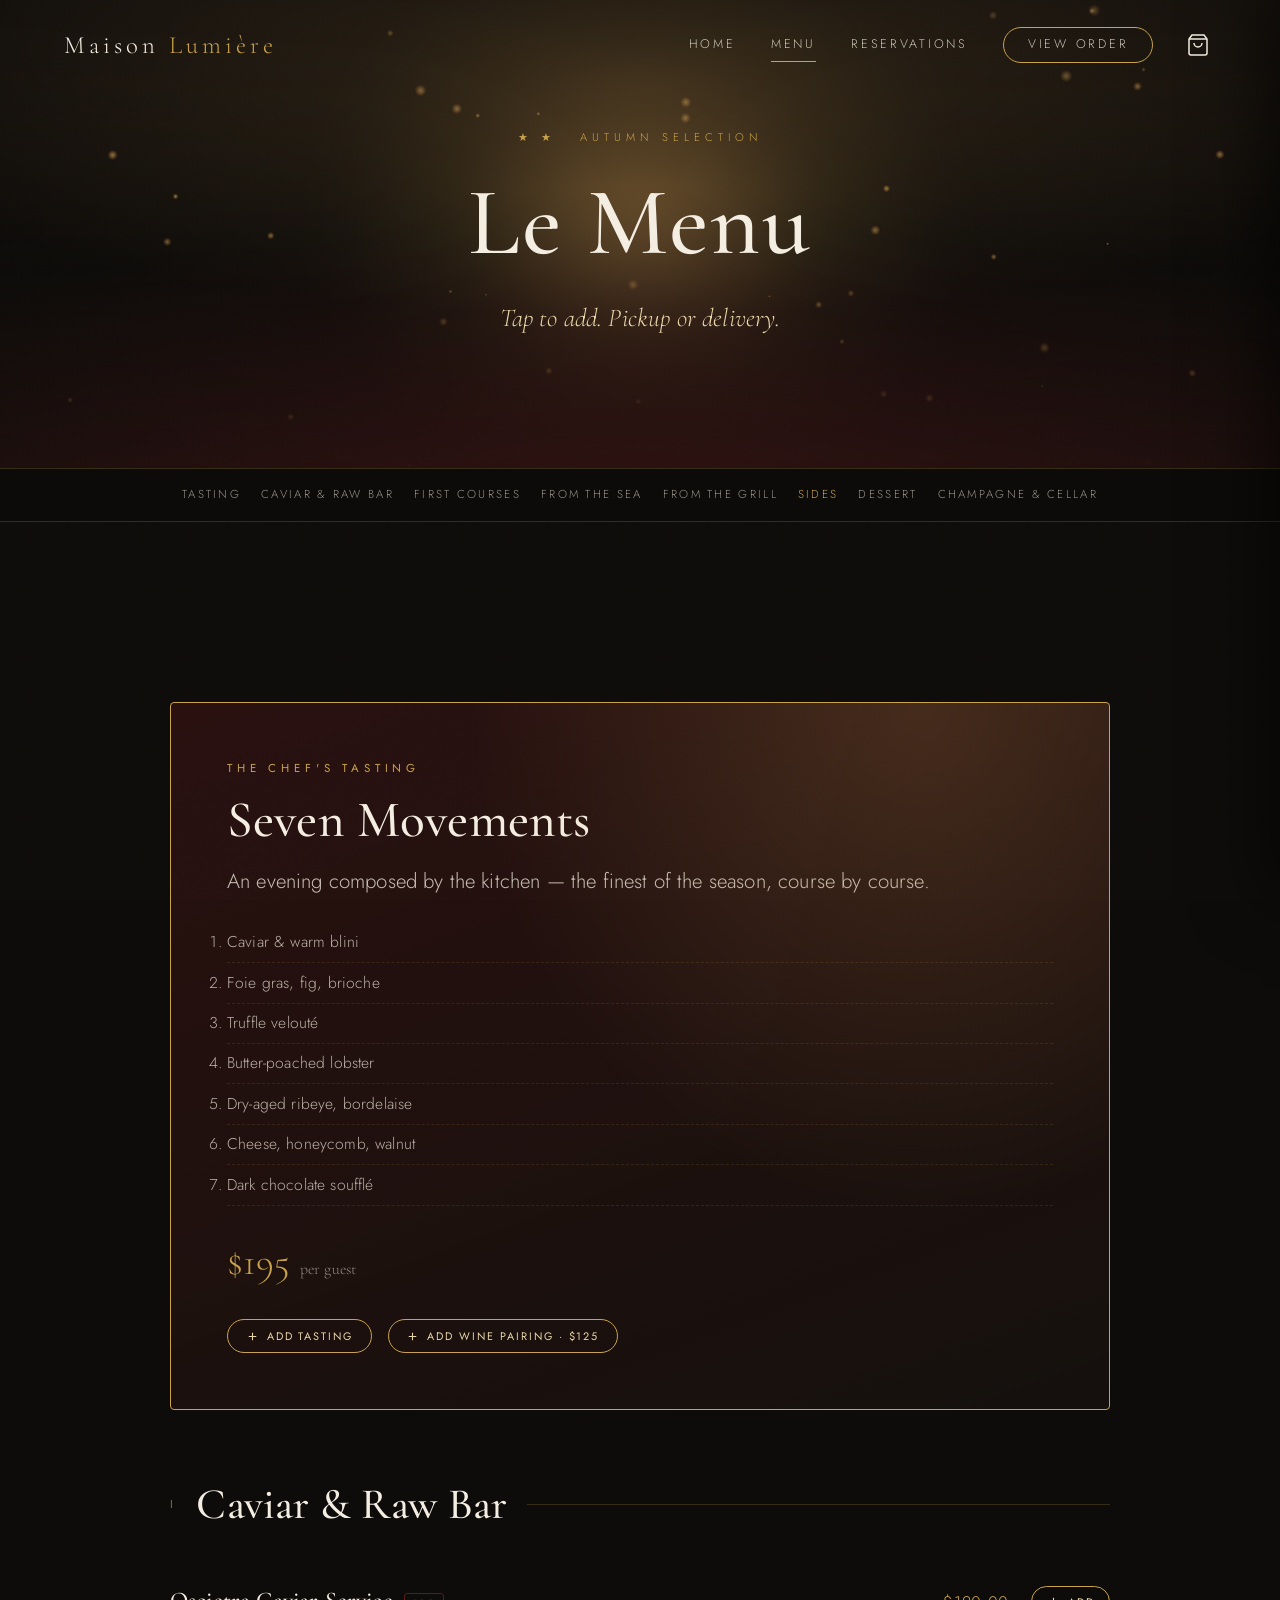
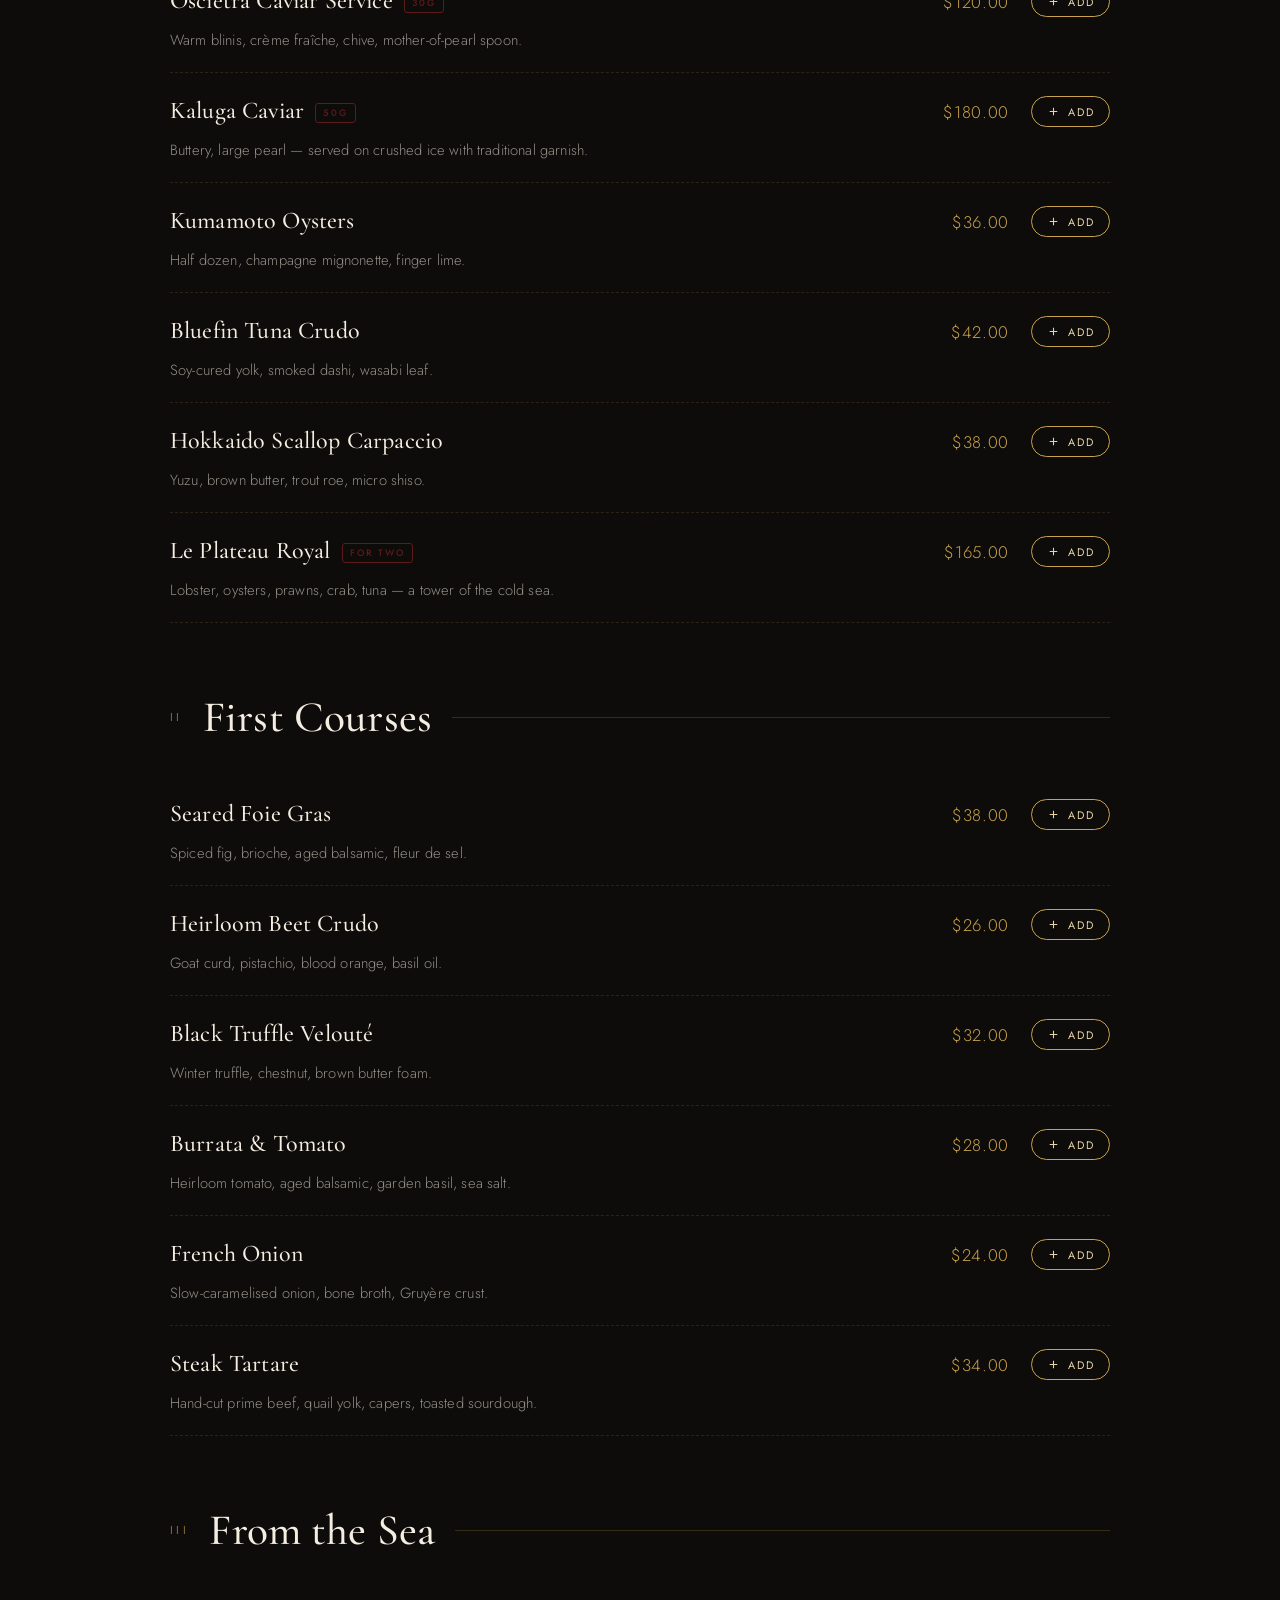
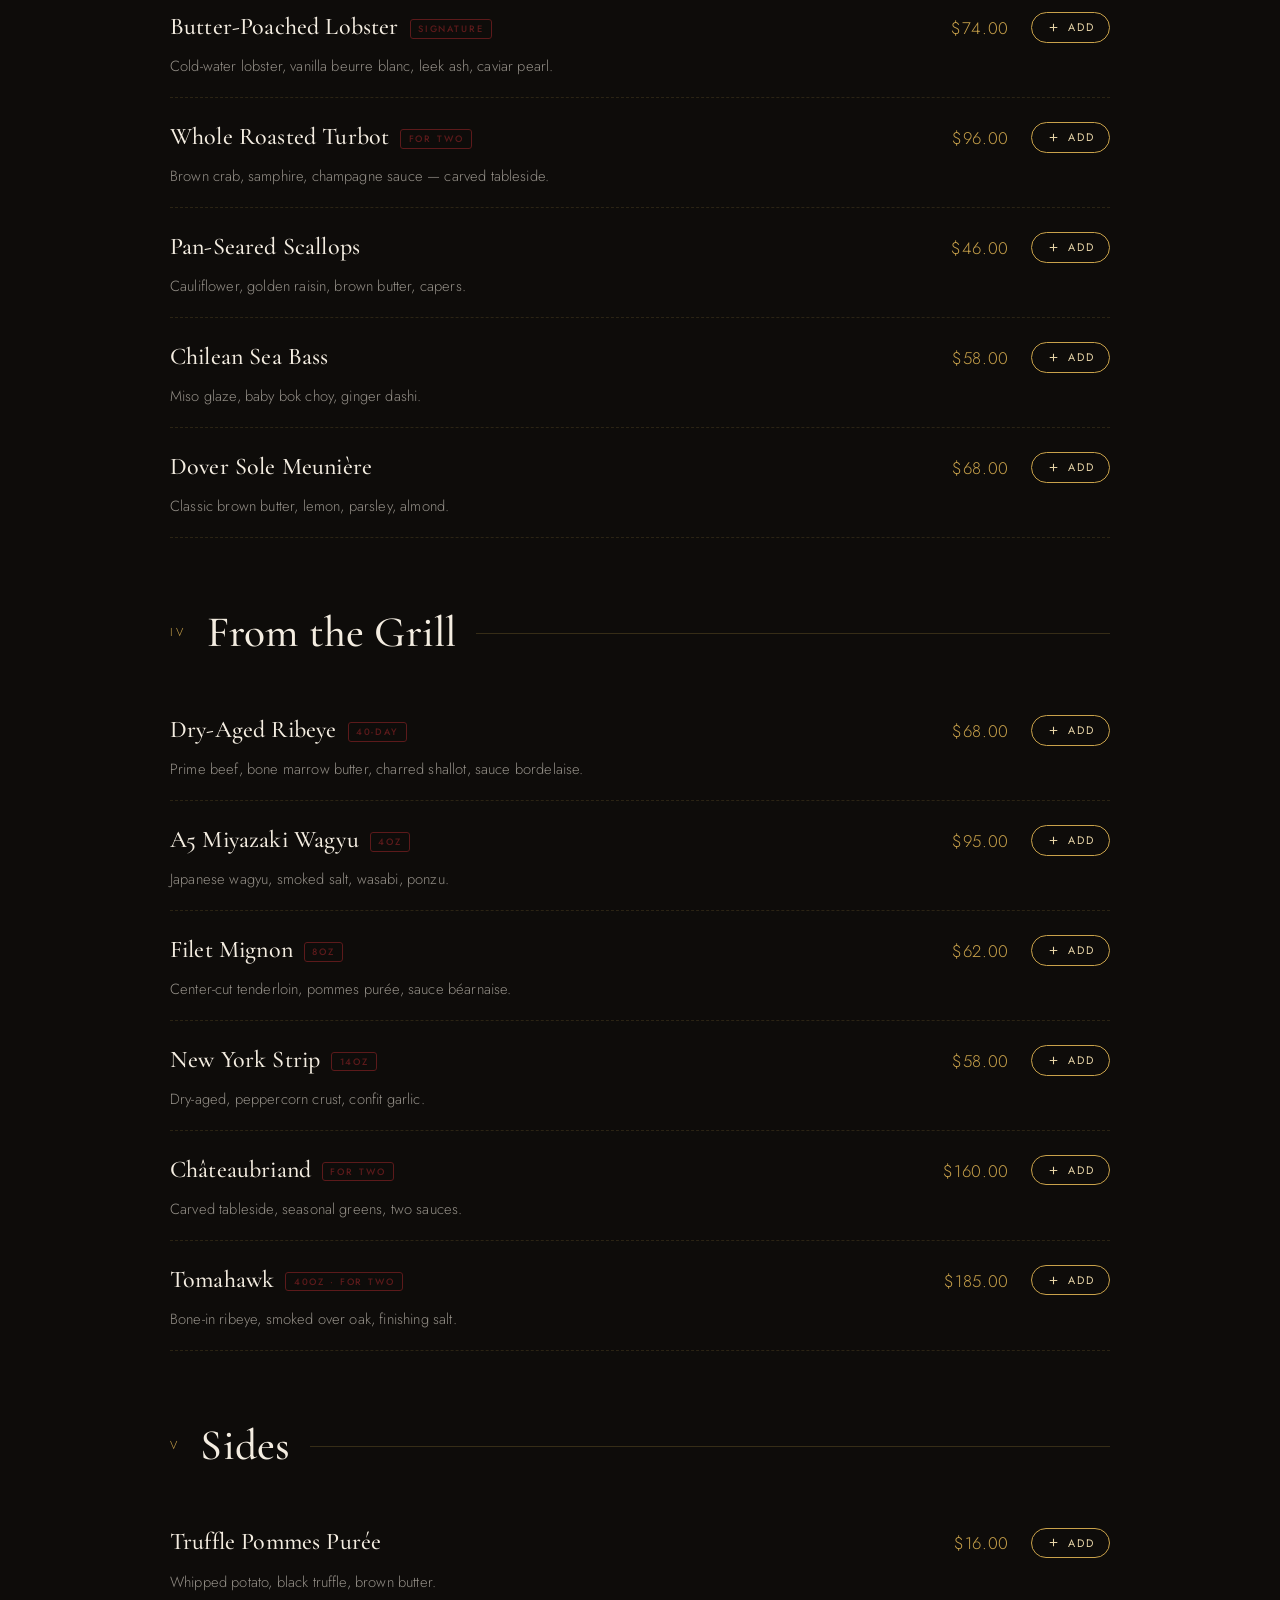
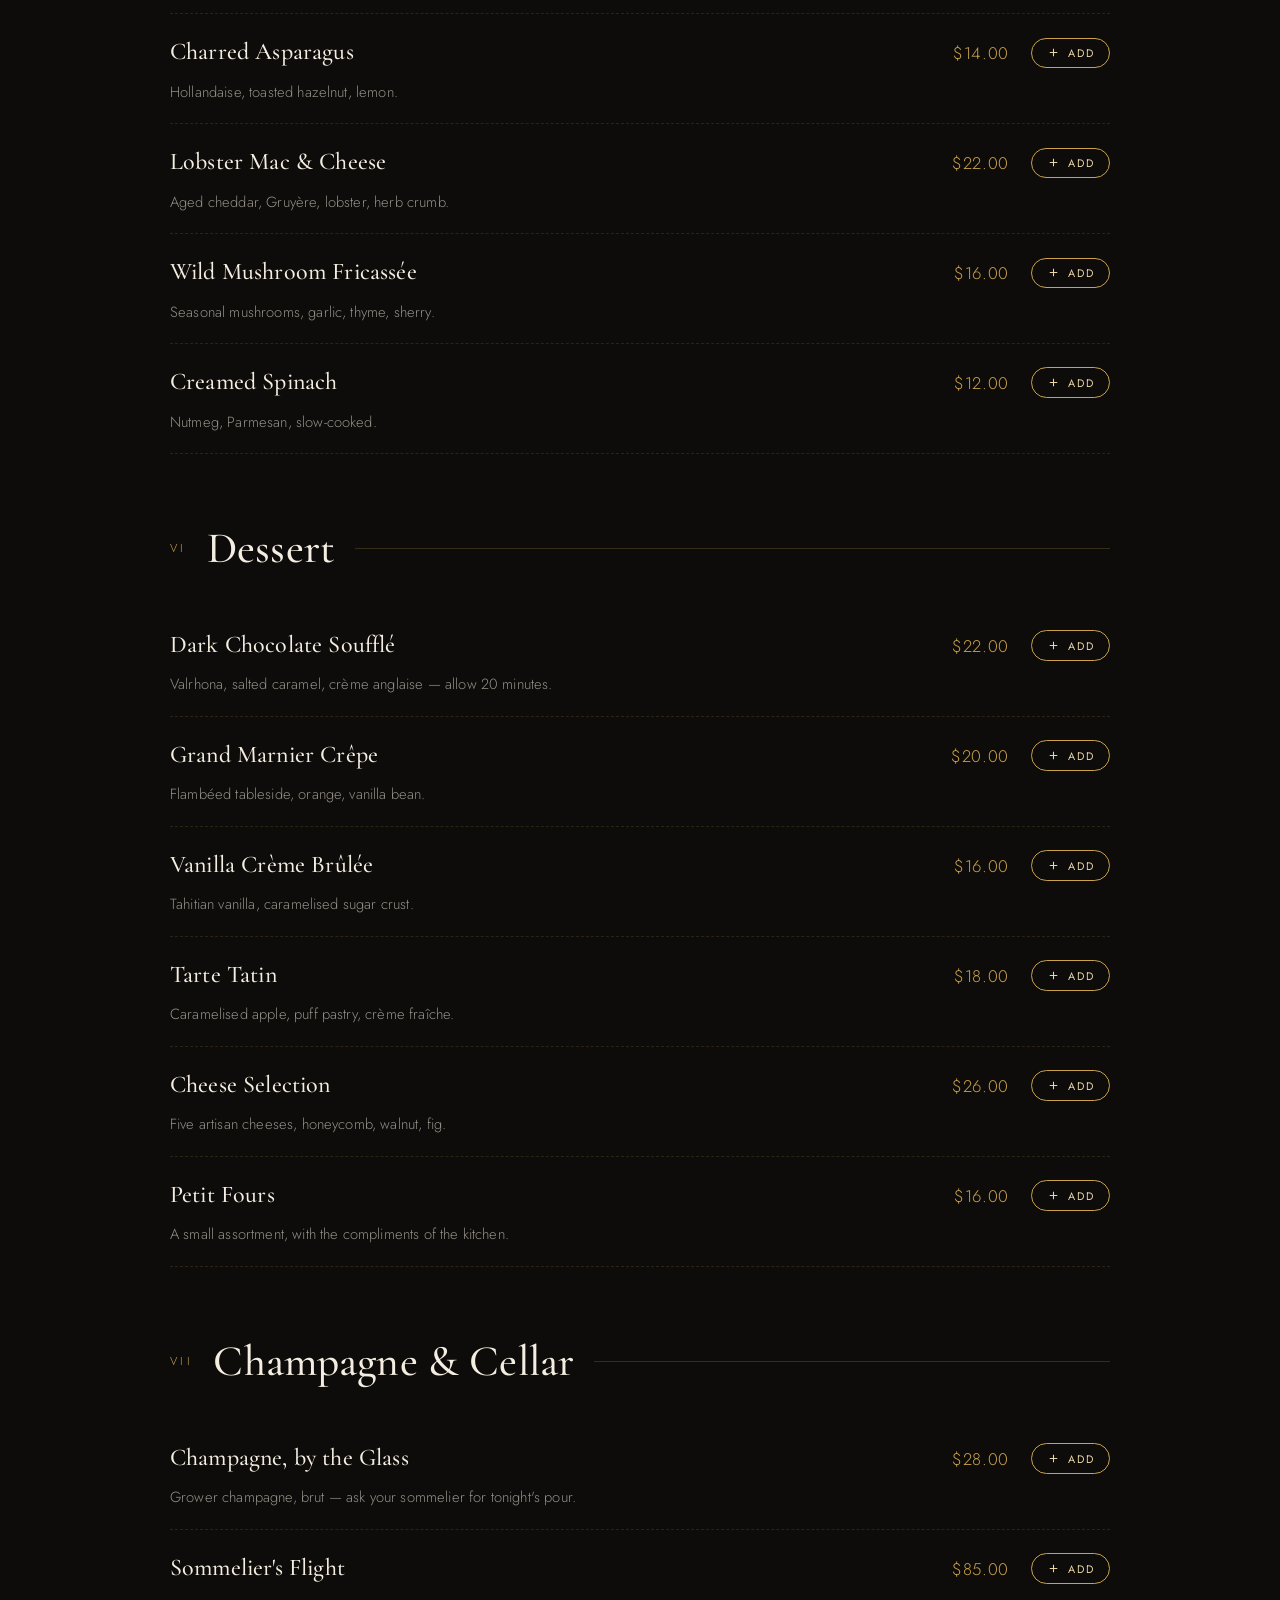
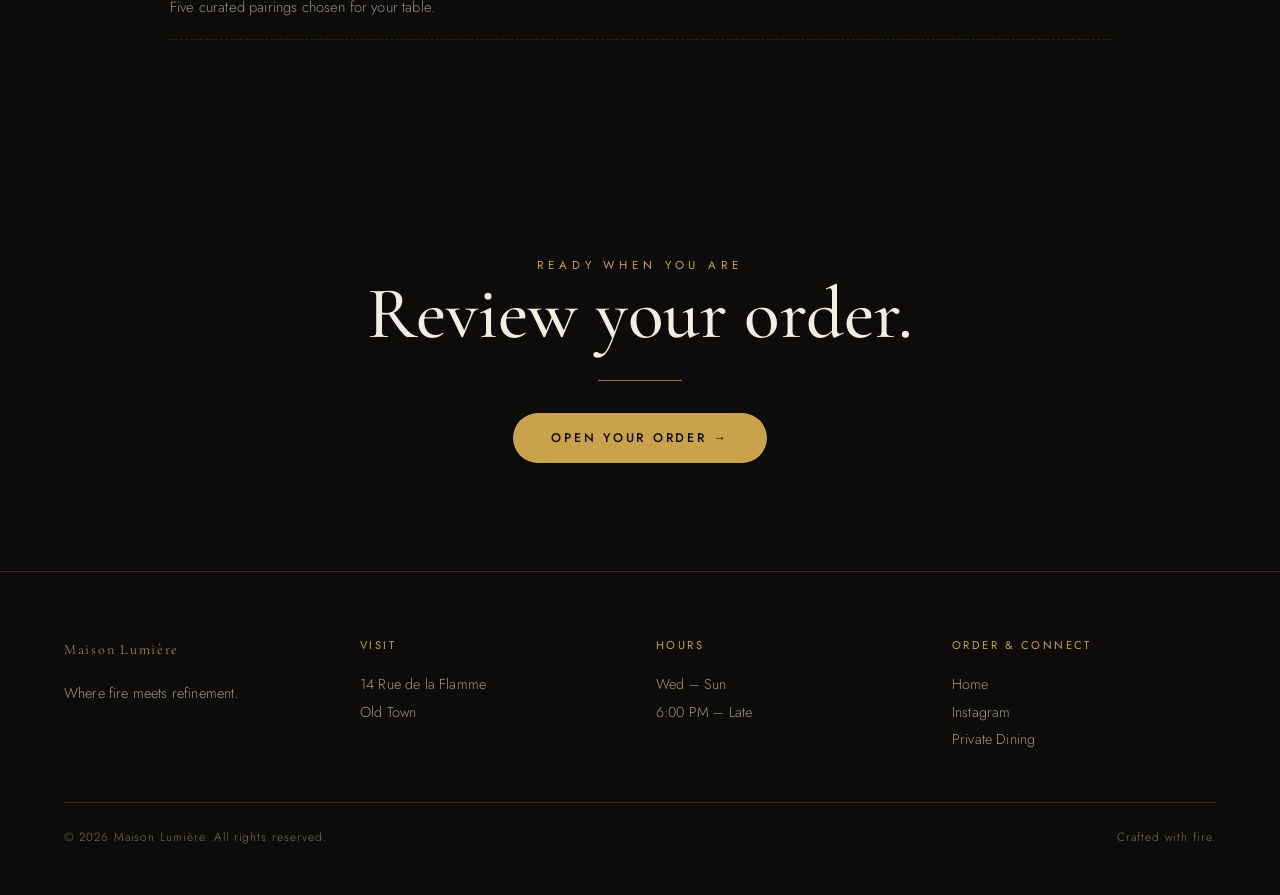
<file: Restaurant/menu.html>
<!DOCTYPE html>
<html lang="en">
<head>
  <meta charset="UTF-8" />
  <meta name="viewport" content="width=device-width, initial-scale=1.0" />
  <title>Order — Le Menu · Maison Lumière</title>
  <meta name="description" content="Order online from Maison Lumière: caviar, lobster, dry-aged steaks, and a seven-course tasting. Pickup or delivery." />
  <link rel="icon" href="data:image/svg+xml,%3Csvg xmlns='http://www.w3.org/2000/svg' viewBox='0 0 32 32'%3E%3Crect width='32' height='32' fill='%230E0C0A'/%3E%3Ctext x='16' y='23' font-family='Georgia,serif' font-size='20' fill='%23C9A24B' text-anchor='middle'%3EML%3C/text%3E%3C/svg%3E" />

  <link rel="preconnect" href="https://fonts.googleapis.com" />
  <link rel="preconnect" href="https://fonts.gstatic.com" crossorigin />
  <link href="https://fonts.googleapis.com/css2?family=Cormorant+Garamond:ital,wght@0,400;0,500;0,600;1,400;1,500&family=Jost:wght@300;400;500&display=swap" rel="stylesheet" />

  <link rel="stylesheet" href="assets/css/main.css" />
  <link rel="stylesheet" href="assets/css/order.css" />
</head>
<body>

  <!-- ===================== NAV ===================== -->
  <header class="nav scrolled">
    <a class="brand" href="index.html">Maison <span>Lumière</span></a>
    <div class="nav-right">
      <nav class="nav-links" aria-label="Primary">
        <a href="index.html" data-page="index.html">Home</a>
        <a href="menu.html" data-page="menu.html">Menu</a>
        <a href="index.html#reserve" data-resv-open>Reservations</a>
        <a class="btn-reserve magnetic" data-drawer-open href="javascript:void(0)">View Order</a>
      </nav>
      <button class="cart-btn" data-drawer-open aria-label="Open your order">
        <svg viewBox="0 0 24 24" fill="none" stroke="currentColor" stroke-width="1.5"><path d="M6 2L3 6v14a2 2 0 0 0 2 2h14a2 2 0 0 0 2-2V6l-3-4z"/><path d="M3 6h18M16 10a4 4 0 0 1-8 0"/></svg>
        <span class="cart-count" aria-hidden="true">0</span>
      </button>
      <button class="nav-toggle" aria-label="Open menu" aria-expanded="false">
        <svg width="26" height="26" viewBox="0 0 24 24" fill="none" stroke="currentColor" stroke-width="1.5"><path d="M3 6h18M3 12h18M3 18h18"/></svg>
      </button>
    </div>
  </header>

  <!-- ===================== MENU HERO ===================== -->
  <section class="menu-hero">
    <canvas class="ember-canvas" data-fx="ember" aria-hidden="true"></canvas>
    <div class="candle-glow" aria-hidden="true"></div>
    <div class="hero-veil" aria-hidden="true"></div>
    <div class="hero-content">
      <p class="hero-star">★ ★ &nbsp; Autumn Selection</p>
      <h1 class="display-xl" style="font-size:clamp(2.6rem,8vw,6rem);">Le Menu</h1>
      <p class="hero-tag">Tap to add. Pickup or delivery.</p>
    </div>
  </section>

  <!-- ===================== COURSE NAV (rendered) ===================== -->
  <nav class="course-nav" id="course-nav" aria-label="Menu sections"></nav>

  <section class="section">
    <!-- TASTING FEATURE (orderable) -->
    <div class="tasting reveal" id="tasting">
      <p class="eyebrow">The Chef's Tasting</p>
      <h2>Seven Movements</h2>
      <p class="lead">An evening composed by the kitchen — the finest of the season, course by course.</p>
      <ol>
        <li>Caviar &amp; warm blini</li>
        <li>Foie gras, fig, brioche</li>
        <li>Truffle velouté</li>
        <li>Butter-poached lobster</li>
        <li>Dry-aged ribeye, bordelaise</li>
        <li>Cheese, honeycomb, walnut</li>
        <li>Dark chocolate soufflé</li>
      </ol>
      <p class="price-big">$195 <span class="muted" style="font-size:1rem;">per guest</span></p>
      <div class="tasting-actions">
        <button class="add-btn" data-add="tasting"><svg viewBox="0 0 24 24" fill="none" stroke="currentColor" stroke-width="2"><path d="M12 5v14M5 12h14"/></svg> Add Tasting</button>
        <button class="add-btn" data-add="pairing"><svg viewBox="0 0 24 24" fill="none" stroke="currentColor" stroke-width="2"><path d="M12 5v14M5 12h14"/></svg> Add Wine Pairing · $125</button>
      </div>
    </div>

    <!-- MENU SECTIONS (rendered from menu-data.js) -->
    <div id="menu-root"></div>
  </section>

  <!-- ===================== CTA ===================== -->
  <section class="section reserve">
    <div class="wrap reveal">
      <p class="eyebrow">Ready When You Are</p>
      <h2 class="display-l">Review your order.</h2>
      <div class="rule"></div>
      <div style="margin-top:2rem;"><button class="btn-solid magnetic" data-drawer-open>Open Your Order →</button></div>
    </div>
  </section>

  <!-- ===================== FOOTER ===================== -->
  <footer>
    <div class="foot-grid">
      <div><p class="foot-brand">Maison <span>Lumière</span></p><p class="muted" style="margin-top:1rem;">Where fire meets refinement.</p></div>
      <div><h4>Visit</h4><p>14 Rue de la Flamme<br/>Old Town</p></div>
      <div><h4>Hours</h4><p>Wed – Sun<br/>6:00 PM – Late</p></div>
      <div><h4>Order &amp; Connect</h4><p><a href="index.html">Home</a><br/><a href="#">Instagram</a><br/><a href="#">Private Dining</a></p></div>
    </div>
    <div class="foot-bottom"><span>© 2026 Maison Lumière. All rights reserved.</span><span>Crafted with fire.</span></div>
  </footer>

  <script src="assets/js/menu-data.js"></script>
  <script src="assets/js/cart.js"></script>
  <script src="assets/js/background-fx.js"></script>
  <script src="assets/js/main.js"></script>
</body>
</html>
</file>
<file: Restaurant/assets/css/main.css>
/* =========================================================
   MAISON LUMIÈRE — Core Stylesheet (enhanced)
   Candlelit Michelin luxury · hyperactive motion
   ========================================================= */

:root {
  --black:      #0E0C0A;
  --espresso:   #1A1410;
  --espresso-2: #241B14;
  --parchment:  #F4EDE1;
  --gold:       #C9A24B;
  --gold-soft:  #E8D5A8;
  --amber:      #E0A458;
  --oxblood:    #5C1A1B;
  --line:       rgba(201,162,75,0.22);

  --display: "Cormorant Garamond", Georgia, serif;
  --body:    "Jost", "Helvetica Neue", Arial, sans-serif;

  --ease: cubic-bezier(0.22, 1, 0.36, 1);
  --spring: cubic-bezier(0.34, 1.56, 0.64, 1);
  --slow: 1100ms;
  --med:  640ms;

  --maxw: 1280px;
  --gutter: clamp(1.25rem, 5vw, 5rem);
}

*, *::before, *::after { box-sizing: border-box; margin: 0; padding: 0; }
html { scroll-behavior: smooth; -webkit-text-size-adjust: 100%; }
body {
  background: var(--black); color: var(--parchment);
  font-family: var(--body); font-weight: 300; line-height: 1.7; letter-spacing: 0.01em;
  overflow-x: hidden; -webkit-font-smoothing: antialiased;
}
img, video { display: block; max-width: 100%; }
a { color: inherit; text-decoration: none; }
ul { list-style: none; }
button { font-family: inherit; cursor: pointer; }

/* paper grain */
body::after {
  content: ""; position: fixed; inset: 0; pointer-events: none; z-index: 50;
  opacity: 0.035; mix-blend-mode: overlay;
  background-image: url("data:image/svg+xml,%3Csvg xmlns='http://www.w3.org/2000/svg' width='160' height='160'%3E%3Cfilter id='n'%3E%3CfeTurbulence type='fractalNoise' baseFrequency='0.85' numOctaves='2'/%3E%3C/filter%3E%3Crect width='100%25' height='100%25' filter='url(%23n)'/%3E%3C/svg%3E");
}

/* scroll progress bar */
.scroll-progress { position: fixed; top: 0; left: 0; height: 3px; width: 0; z-index: 2000;
  background: linear-gradient(90deg, var(--oxblood), var(--gold), var(--gold-soft)); box-shadow: 0 0 12px rgba(201,162,75,0.6); }

/* --- Type --- */
.eyebrow { font-family: var(--body); font-weight: 400; font-size: 0.72rem; letter-spacing: 0.42em; text-transform: uppercase; color: var(--gold); }
h1, h2, h3 { font-family: var(--display); font-weight: 500; line-height: 1.05; }
.display-xl { font-size: clamp(3.2rem, 11vw, 9rem); letter-spacing: 0.02em; }
.display-l  { font-size: clamp(2.4rem, 6vw, 4.6rem); }
.display-m  { font-size: clamp(1.8rem, 3.4vw, 2.8rem); }
.lead { font-size: clamp(1.05rem, 1.6vw, 1.35rem); color: rgba(244,237,225,0.78); font-weight: 300; }
.muted { color: rgba(244,237,225,0.55); }
.italic { font-family: var(--display); font-style: italic; font-weight: 400; }
.gold-shimmer { background: linear-gradient(100deg, var(--gold) 20%, var(--gold-soft) 40%, #fff6e0 50%, var(--gold-soft) 60%, var(--gold) 80%);
  background-size: 200% auto; -webkit-background-clip: text; background-clip: text; -webkit-text-fill-color: transparent; color: transparent; animation: shimmer 6s linear infinite; }
@keyframes shimmer { to { background-position: 200% center; } }

.section { padding: clamp(5rem, 12vh, 11rem) var(--gutter); position: relative; }
.wrap { max-width: var(--maxw); margin-inline: auto; }
.center { text-align: center; }

.rule { height: 1px; width: 0; background: var(--gold); margin: 1.75rem auto; opacity: 0.7; transition: width 1400ms var(--ease); }
.is-visible .rule, .rule.is-visible { width: 84px; }
.rule.wide.is-visible, .is-visible .rule.wide { width: min(420px, 60%); }

/* magnetic button wrapper */
.magnetic { display: inline-block; will-change: transform; }

/* =========================================================
   NAV
   ========================================================= */
.nav { position: fixed; inset: 0 0 auto 0; z-index: 1000; display: flex; align-items: center; justify-content: space-between;
  padding: 1.5rem var(--gutter); transition: background var(--med) var(--ease), padding var(--med), border-color var(--med); border-bottom: 1px solid transparent; }
.nav.scrolled { background: rgba(14,12,10,0.72); backdrop-filter: blur(14px) saturate(120%); -webkit-backdrop-filter: blur(14px) saturate(120%); padding-block: 1rem; border-bottom: 1px solid var(--line); }
.brand { font-family: var(--display); font-size: 1.55rem; letter-spacing: 0.16em; color: var(--parchment); }
.brand span { color: var(--gold); }
.nav-right { display: flex; align-items: center; gap: 1.6rem; }
.nav-links { display: flex; gap: 2.2rem; align-items: center; }
.nav-links a { font-size: 0.78rem; letter-spacing: 0.22em; text-transform: uppercase; color: rgba(244,237,225,0.8); position: relative; padding-block: 0.4rem; }
.nav-links a::after { content: ""; position: absolute; left: 0; bottom: 0; height: 1px; width: 0; background: var(--gold); transition: width var(--med) var(--ease); }
.nav-links a:hover { color: var(--parchment); }
.nav-links a:hover::after, .nav-links a.active::after { width: 100%; }

.btn-reserve { border: 1px solid var(--gold); color: var(--gold-soft); padding: 0.65rem 1.5rem; border-radius: 100px; font-size: 0.74rem; letter-spacing: 0.2em; text-transform: uppercase; transition: all var(--med) var(--ease); position: relative; overflow: hidden; background: transparent; }
.btn-reserve::before { content: ""; position: absolute; inset: 0; background: var(--gold); transform: translateY(101%); transition: transform var(--med) var(--ease); z-index: -1; }
.btn-reserve:hover { color: var(--black); }
.btn-reserve:hover::before { transform: translateY(0); }

.nav-toggle { display: none; background: none; border: 0; color: var(--gold); }

/* =========================================================
   HERO
   ========================================================= */
.hero { position: relative; min-height: 100svh; display: grid; place-items: center; overflow: hidden; }
#three-hero, .ember-canvas, .hero-video, .hero-veil, #hero-yt { position: absolute; inset: 0; width: 100%; height: 100%; }
.hero-video { object-fit: cover; opacity: 0.42; filter: saturate(1.05) contrast(1.05); z-index: 0; }
#hero-yt { z-index: 0; border: 0; pointer-events: none; opacity: 0.5; }
#hero-yt iframe { width: 100vw; height: 56.25vw; min-height: 100vh; min-width: 177.78vh; position: absolute; top: 50%; left: 50%; transform: translate(-50%,-50%); }
#three-hero { z-index: 1; }
.ember-canvas { z-index: 2; pointer-events: none; mix-blend-mode: screen; }
.hero-veil { z-index: 3; pointer-events: none;
  background: radial-gradient(120% 90% at 50% 18%, rgba(224,164,88,0.16), transparent 55%),
    radial-gradient(140% 120% at 50% 120%, rgba(92,26,27,0.5), transparent 60%),
    linear-gradient(180deg, rgba(14,12,10,0.55) 0%, rgba(14,12,10,0.15) 40%, rgba(14,12,10,0.9) 100%); }
.candle-glow { position: absolute; z-index: 2; left: 50%; top: 30%; width: 70vmin; height: 70vmin; transform: translate(-50%,-50%);
  background: radial-gradient(circle, rgba(224,164,88,0.5), rgba(201,162,75,0.12) 40%, transparent 70%); filter: blur(30px); pointer-events: none; animation: candle 7s ease-in-out infinite; }
@keyframes candle { 0%,100%{opacity:.55; transform:translate(-50%,-50%) scale(1);} 50%{opacity:.85; transform:translate(-51%,-52%) scale(1.06);} }

.hero-content { position: relative; z-index: 5; text-align: center; padding-inline: var(--gutter); }
.hero-star { color: var(--gold); letter-spacing: 0.45em; font-size: 0.7rem; text-transform: uppercase; margin-bottom: 1.6rem; }
.hero-star b { color: var(--gold-soft); }
.hero-title { color: var(--parchment); text-shadow: 0 2px 40px rgba(0,0,0,0.5); }
.hero-title .ch { display: inline-block; opacity: 0; transform: translateY(40px); animation: chIn var(--slow) var(--ease) forwards; }
@keyframes chIn { to { opacity: 1; transform: translateY(0); } }
.hero-tag { margin-top: 1.4rem; font-family: var(--display); font-style: italic; font-size: clamp(1.1rem, 2vw, 1.6rem); color: var(--gold-soft); opacity: 0; animation: fadeUp var(--slow) var(--ease) 1.1s forwards; }
.hero-cta { margin-top: 2.6rem; display: inline-flex; gap: 1rem; align-items: center; flex-wrap: wrap; justify-content: center; opacity: 0; animation: fadeUp var(--slow) var(--ease) 1.35s forwards; }
.scroll-cue { position: absolute; bottom: 2.2rem; left: 50%; transform: translateX(-50%); z-index: 5; font-size: 0.66rem; letter-spacing: 0.3em; text-transform: uppercase; color: rgba(244,237,225,0.55); display: flex; flex-direction: column; align-items: center; gap: 0.6rem; }
.scroll-cue i { width: 1px; height: 46px; background: linear-gradient(var(--gold), transparent); animation: drip 2.4s ease-in-out infinite; }
@keyframes drip { 0%,100%{opacity:.3; transform:scaleY(.6);} 50%{opacity:1; transform:scaleY(1);} }
@keyframes fadeUp { from { opacity:0; transform: translateY(28px);} to { opacity:1; transform: translateY(0);} }

/* =========================================================
   REVEAL
   ========================================================= */
.reveal { opacity: 0; transform: translateY(34px); filter: blur(6px); transition: opacity var(--slow) var(--ease), transform var(--slow) var(--ease), filter var(--slow) var(--ease); }
.reveal.is-visible { opacity: 1; transform: none; filter: blur(0); }
[data-delay="1"]{transition-delay:.08s}[data-delay="2"]{transition-delay:.16s}[data-delay="3"]{transition-delay:.24s}
[data-delay="4"]{transition-delay:.32s}[data-delay="5"]{transition-delay:.4s}[data-delay="6"]{transition-delay:.48s}

/* =========================================================
   PHILOSOPHY
   ========================================================= */
.philosophy { display: grid; grid-template-columns: 1.1fr 0.9fr; gap: clamp(2rem,6vw,6rem); align-items: center; }
.pull-quote { font-family: var(--display); font-size: clamp(1.8rem,3.6vw,3.2rem); line-height: 1.18; font-weight: 400; }
.pull-quote em { color: var(--gold); font-style: italic; }
.philosophy-figure { position: relative; aspect-ratio: 4/5; border-radius: 2px; overflow: hidden; border: 1px solid var(--line); }
.philosophy-figure .ph-fill { position: absolute; inset: 0; background: radial-gradient(120% 120% at 30% 20%, rgba(224,164,88,0.22), transparent 55%), linear-gradient(160deg, var(--espresso-2), var(--black)); animation: breathe 12s ease-in-out infinite; }
.philosophy-figure .ph-flame { position: absolute; inset: 0; mix-blend-mode: screen; opacity: 0.8; }
@keyframes breathe { 0%,100%{ transform: scale(1);} 50%{ transform: scale(1.05);} }

/* =========================================================
   CUISINE MARQUEE
   ========================================================= */
.marquee { overflow: hidden; border-block: 1px solid var(--line); padding: 1.4rem 0; }
.marquee .track { display: flex; gap: 3rem; white-space: nowrap; width: max-content; animation: scrollx 30s linear infinite; }
.marquee span { font-family: var(--display); font-style: italic; font-size: 1.6rem; color: rgba(244,237,225,0.35); }
.marquee span b { color: var(--gold); font-style: normal; }
@keyframes scrollx { to { transform: translateX(-50%); } }

/* =========================================================
   SIGNATURE DISHES (orderable)
   ========================================================= */
.dishes-head { display: flex; justify-content: space-between; align-items: end; flex-wrap: wrap; gap: 1.5rem; margin-bottom: 3.5rem; }
.dish-grid { display: grid; grid-template-columns: repeat(3, 1fr); gap: clamp(1.25rem, 2.5vw, 2.25rem); }
.dish { position: relative; border: 1px solid var(--line); border-radius: 3px; overflow: hidden; background: linear-gradient(160deg, var(--espresso), var(--black)); transform-style: preserve-3d; transition: transform 200ms var(--ease), border-color var(--med); will-change: transform; }
.dish:hover { border-color: rgba(201,162,75,0.5); }
.dish-media { aspect-ratio: 4/5; position: relative; overflow: hidden; }
.dish-media .fill { position: absolute; inset: 0; transition: transform 1.2s var(--ease); background-size: cover; background-position: center; transform: scale(1.02); }
.dish:hover .dish-media .fill { transform: scale(1.09); }
.dish-media .glow { position: absolute; inset: 0; background: radial-gradient(80% 60% at 50% 100%, rgba(224,164,88,0.28), transparent 70%); opacity: 0; transition: opacity var(--med); }
.dish:hover .dish-media .glow { opacity: 1; }
.dish-body { padding: 1.6rem 1.5rem 1.9rem; transform: translateZ(40px); }
.dish-body h3 { font-size: 1.55rem; margin-bottom: 0.4rem; }
.dish-row { display: flex; justify-content: space-between; align-items: center; margin-top: 1rem; gap: 1rem; }
.dish-body .price { color: var(--gold); font-family: var(--body); font-size: 1.05rem; letter-spacing: 0.05em; }
.dish-body p { font-size: 0.92rem; color: rgba(244,237,225,0.6); margin-top: 0.6rem; }

/* =========================================================
   AMBIENCE VIDEO BAND
   ========================================================= */
.ambience { position: relative; min-height: 70vh; display: grid; place-items: center; overflow: hidden; padding: var(--gutter); }
.ambience-video { position: absolute; inset: 0; width: 100%; height: 100%; object-fit: cover; opacity: 0.5; z-index: 0; }
.ambience .ph-fill { position: absolute; inset: 0; z-index: 0; background: linear-gradient(120deg, var(--black), var(--espresso-2) 50%, var(--oxblood)); opacity: 0.85; animation: breathe 14s ease-in-out infinite; }
.ambience-veil { position: absolute; inset: 0; z-index: 1; background: radial-gradient(120% 120% at 50% 50%, transparent, rgba(14,12,10,0.85)); }
.ambience-content { position: relative; z-index: 2; text-align: center; max-width: 640px; }

/* =========================================================
   ACCOLADES
   ========================================================= */
.accolades { display: flex; gap: clamp(1.5rem,5vw,4.5rem); justify-content: center; flex-wrap: wrap; align-items: center; }
.accolade { text-align: center; }
.accolade .star { color: var(--gold); font-size: 1.6rem; letter-spacing: 0.2em; font-family: var(--display); }
.accolade small { display: block; letter-spacing: 0.28em; text-transform: uppercase; font-size: 0.66rem; color: rgba(244,237,225,0.55); margin-top: 0.5rem; }

/* =========================================================
   RESERVE / FOOTER
   ========================================================= */
.reserve { text-align: center; }
.reserve .display-l { margin-bottom: 1.5rem; }
.btn-solid { display: inline-flex; align-items: center; gap: 0.7rem; background: var(--gold); color: var(--black); padding: 1rem 2.4rem; border-radius: 100px; font-size: 0.78rem; letter-spacing: 0.22em; text-transform: uppercase; font-weight: 500; border: 0; transition: transform var(--med) var(--ease), box-shadow var(--med); box-shadow: 0 0 0 rgba(224,164,88,0); }
.btn-solid:hover { transform: translateY(-3px); box-shadow: 0 16px 40px rgba(201,162,75,0.28); }

footer { border-top: 1px solid var(--line); padding: 4rem var(--gutter) 3rem; }
.foot-grid { max-width: var(--maxw); margin-inline: auto; display: grid; grid-template-columns: repeat(4, 1fr); gap: 2rem; }
.foot-grid h4 { font-family: var(--body); font-weight: 400; letter-spacing: 0.22em; text-transform: uppercase; font-size: 0.7rem; color: var(--gold); margin-bottom: 1rem; }
.foot-grid p, .foot-grid a { color: rgba(244,237,225,0.62); font-size: 0.9rem; line-height: 1.9; }
.foot-grid a:hover { color: var(--parchment); }
.foot-brand { font-family: var(--display); font-size: 2rem; letter-spacing: 0.12em; }
.foot-brand span { color: var(--gold); }
.foot-bottom { max-width: var(--maxw); margin: 3rem auto 0; padding-top: 1.5rem; border-top: 1px solid var(--line); display: flex; justify-content: space-between; flex-wrap: wrap; gap: 1rem; font-size: 0.74rem; color: rgba(244,237,225,0.45); letter-spacing: 0.08em; }

/* =========================================================
   MENU PAGE
   ========================================================= */
.menu-hero { min-height: 52vh; display: grid; place-items: center; position: relative; overflow: hidden; text-align: center; }
.menu-hero .candle-glow { top: 50%; }
.course-nav { position: sticky; top: 0; z-index: 800; display: flex; gap: 1.25rem; justify-content: center; flex-wrap: wrap; padding: 1rem var(--gutter); background: rgba(14,12,10,0.85); backdrop-filter: blur(12px); border-block: 1px solid var(--line); }
.course-nav a { font-size: 0.72rem; letter-spacing: 0.2em; text-transform: uppercase; color: rgba(244,237,225,0.6); transition: color var(--med); }
.course-nav a:hover, .course-nav a.active { color: var(--gold); }

.course { max-width: 940px; margin-inline: auto; }
.course + .course { margin-top: clamp(3.5rem, 8vh, 7rem); }
.course-title { display: flex; align-items: center; gap: 1.25rem; margin-bottom: 2.2rem; }
.course-title h2 { font-size: clamp(1.8rem, 3.4vw, 2.8rem); white-space: nowrap; }
.course-title .line { flex: 1; height: 1px; background: var(--line); }
.course-title .idx { font-family: var(--body); font-size: 0.72rem; letter-spacing: 0.3em; color: var(--gold); }

.item { display: grid; grid-template-columns: 1fr auto auto; gap: 0.4rem 1.4rem; padding: 1.15rem 0; border-bottom: 1px dashed rgba(201,162,75,0.16); align-items: baseline; }
.item:hover .item-name { color: var(--gold-soft); }
.item-name { font-family: var(--display); font-size: 1.5rem; font-weight: 500; transition: color var(--med); }
.item-name .tag { font-family: var(--body); font-size: 0.58rem; letter-spacing: 0.2em; text-transform: uppercase; color: var(--oxblood); border: 1px solid var(--oxblood); border-radius: 3px; padding: 0.15rem 0.45rem; margin-left: 0.7rem; vertical-align: middle; }
.item-price { font-family: var(--body); font-size: 1.05rem; color: var(--gold); letter-spacing: 0.04em; white-space: nowrap; }
.item-desc { grid-column: 1 / -1; font-size: 0.92rem; color: rgba(244,237,225,0.58); max-width: 64ch; }

/* tasting feature */
.tasting { margin: clamp(3rem,8vh,6rem) auto; max-width: 940px; position: relative; border: 1px solid var(--gold); border-radius: 4px; padding: clamp(2rem,5vw,3.5rem); background: linear-gradient(160deg, rgba(92,26,27,0.35), rgba(26,20,16,0.6)); overflow: hidden; }
.tasting::before { content:""; position:absolute; inset:0; background: radial-gradient(80% 120% at 80% 0%, rgba(224,164,88,0.18), transparent 60%); pointer-events:none; }
.tasting .eyebrow { margin-bottom: 1rem; }
.tasting h2 { font-size: clamp(2rem,4vw,3.2rem); margin-bottom: 1rem; }
.tasting .price-big { font-family: var(--display); font-size: clamp(1.6rem,3vw,2.4rem); color: var(--gold); }
.tasting ol { margin: 1.5rem 0; color: rgba(244,237,225,0.72); }
.tasting ol li { padding: 0.4rem 0; border-bottom: 1px dashed rgba(201,162,75,0.14); font-size: 0.98rem; }
.tasting-actions { display: flex; gap: 1rem; flex-wrap: wrap; align-items: center; margin-top: 1.5rem; }

/* =========================================================
   RESPONSIVE
   ========================================================= */
@media (max-width: 900px) {
  .nav-links { position: fixed; inset: 0 0 0 auto; width: min(78vw, 340px); flex-direction: column; justify-content: center; gap: 2rem; padding: 3rem; background: rgba(20,16,12,0.97); backdrop-filter: blur(18px); transform: translateX(100%); transition: transform var(--med) var(--ease); }
  .nav-links.open { transform: translateX(0); }
  .nav-toggle { display: block; z-index: 1001; }
  .philosophy { grid-template-columns: 1fr; }
  .dish-grid { grid-template-columns: 1fr; }
  .foot-grid { grid-template-columns: 1fr 1fr; }
  .item { grid-template-columns: 1fr auto; }
}
@media (max-width: 560px) { .foot-grid { grid-template-columns: 1fr; } .item-name { font-size: 1.25rem; } }

@media (prefers-reduced-motion: reduce) {
  *, *::before, *::after { animation-duration: .001ms !important; animation-iteration-count: 1 !important; transition-duration: .001ms !important; scroll-behavior: auto !important; }
  .reveal { opacity: 1; transform: none; filter: none; }
  .hero-title .ch, .hero-tag, .hero-cta { opacity: 1; animation: none; transform: none; }
  .marquee .track { animation: none; }
}
a:focus-visible, button:focus-visible { outline: 2px solid var(--gold); outline-offset: 3px; border-radius: 2px; }
</file>
<file: Restaurant/assets/css/order.css>
/* =========================================================
   order.css — operational ordering UI
   Cart button + badge, slide-out drawer, checkout modal,
   toasts, add-to-order controls, fly-to-cart chip
   ========================================================= */

/* --- Add-to-order button --- */
.add-btn {
  display: inline-flex; align-items: center; gap: 0.5rem;
  background: transparent; border: 1px solid var(--gold);
  color: var(--gold-soft); border-radius: 100px;
  padding: 0.5rem 1.1rem; font-family: var(--body);
  font-size: 0.68rem; letter-spacing: 0.18em; text-transform: uppercase;
  white-space: nowrap; transition: all var(--med) var(--ease); position: relative; overflow: hidden;
}
.add-btn svg { width: 13px; height: 13px; }
.add-btn::before { content: ""; position: absolute; inset: 0; background: var(--gold); transform: scaleX(0); transform-origin: left; transition: transform var(--med) var(--ease); z-index: -1; }
.add-btn:hover { color: var(--black); border-color: var(--gold); }
.add-btn:hover::before { transform: scaleX(1); }
.add-btn.added { background: var(--gold); color: var(--black); border-color: var(--gold); }
.add-btn:active { transform: scale(0.94); }

.item .add-btn { padding: 0.4rem 0.9rem; }

/* --- Cart button in nav --- */
.cart-btn { position: relative; background: none; border: 0; color: var(--parchment); display: inline-flex; align-items: center; padding: 0.4rem; transition: color var(--med); }
.cart-btn:hover { color: var(--gold); }
.cart-btn svg { width: 24px; height: 24px; }
.cart-count {
  position: absolute; top: -6px; right: -8px; min-width: 19px; height: 19px; padding: 0 5px;
  background: var(--gold); color: var(--black); border-radius: 100px;
  font-family: var(--body); font-size: 0.66rem; font-weight: 500; line-height: 19px; text-align: center;
  transform: scale(0); transition: transform var(--med) var(--spring);
}
.cart-count.show { transform: scale(1); }
.cart-count.bump { animation: bump 420ms var(--spring); }
@keyframes bump { 0%{transform:scale(1);} 40%{transform:scale(1.5);} 100%{transform:scale(1);} }

/* --- Backdrop --- */
.backdrop { position: fixed; inset: 0; z-index: 1500; background: rgba(8,6,5,0.62); backdrop-filter: blur(4px); opacity: 0; visibility: hidden; transition: opacity var(--med), visibility var(--med); }
.backdrop.open { opacity: 1; visibility: visible; }

/* --- Cart drawer --- */
.drawer {
  position: fixed; top: 0; right: 0; bottom: 0; z-index: 1600;
  width: min(94vw, 440px); background: linear-gradient(180deg, var(--espresso), var(--black));
  border-left: 1px solid var(--line); display: flex; flex-direction: column;
  transform: translateX(100%); transition: transform var(--med) var(--ease);
  box-shadow: -20px 0 60px rgba(0,0,0,0.5);
}
.drawer.open { transform: translateX(0); }
.drawer-head { display: flex; align-items: center; justify-content: space-between; padding: 1.6rem 1.6rem 1.2rem; border-bottom: 1px solid var(--line); }
.drawer-head h3 { font-family: var(--display); font-size: 1.7rem; }
.drawer-head .close, .modal .close { background: none; border: 0; color: var(--parchment); font-size: 1.6rem; line-height: 1; padding: 0.2rem; transition: color var(--med), transform var(--med); }
.drawer-head .close:hover, .modal .close:hover { color: var(--gold); transform: rotate(90deg); }

.drawer-body { flex: 1; overflow-y: auto; padding: 1rem 1.6rem; }
.drawer-foot { padding: 1.4rem 1.6rem 1.8rem; border-top: 1px solid var(--line); background: rgba(14,12,10,0.6); }

.cart-line { display: grid; grid-template-columns: 1fr auto; gap: 0.3rem 1rem; padding: 1.1rem 0; border-bottom: 1px dashed rgba(201,162,75,0.16); animation: lineIn 360ms var(--ease); }
@keyframes lineIn { from{opacity:0; transform: translateX(20px);} to{opacity:1; transform:none;} }
.cart-line .cl-name { font-family: var(--display); font-size: 1.2rem; }
.cart-line .cl-price { font-family: var(--body); font-size: 0.95rem; color: var(--gold); white-space: nowrap; }
.cart-line .cl-controls { display: flex; align-items: center; gap: 0.6rem; margin-top: 0.3rem; }
.stepper { display: inline-flex; align-items: center; border: 1px solid var(--line); border-radius: 100px; overflow: hidden; }
.stepper button { background: none; border: 0; color: var(--gold-soft); width: 28px; height: 28px; font-size: 1rem; line-height: 1; transition: background var(--med), color var(--med); }
.stepper button:hover { background: var(--gold); color: var(--black); }
.stepper .qty { min-width: 30px; text-align: center; font-size: 0.9rem; font-family: var(--body); }
.cl-remove { background: none; border: 0; color: rgba(244,237,225,0.45); font-size: 0.68rem; letter-spacing: 0.12em; text-transform: uppercase; transition: color var(--med); }
.cl-remove:hover { color: var(--oxblood); }

.cart-empty { text-align: center; padding: 4rem 1rem; color: rgba(244,237,225,0.5); }
.cart-empty .em-mark { font-family: var(--display); font-size: 3rem; color: var(--gold); opacity: 0.5; }

.totals { font-family: var(--body); }
.totals .row { display: flex; justify-content: space-between; padding: 0.35rem 0; font-size: 0.92rem; color: rgba(244,237,225,0.7); }
.totals .row.grand { border-top: 1px solid var(--line); margin-top: 0.6rem; padding-top: 0.8rem; font-size: 1.2rem; color: var(--parchment); }
.totals .row.grand b { color: var(--gold); font-weight: 500; }
.checkout-btn { width: 100%; margin-top: 1.2rem; justify-content: center; }
.checkout-btn[disabled] { opacity: 0.4; pointer-events: none; }

/* --- Checkout modal --- */
.modal { position: fixed; inset: 0; z-index: 1700; display: grid; place-items: center; padding: 1.25rem; opacity: 0; visibility: hidden; transition: opacity var(--med), visibility var(--med); }
.modal.open { opacity: 1; visibility: visible; }
.modal-card { width: min(96vw, 560px); max-height: 92vh; overflow-y: auto; background: linear-gradient(180deg, var(--espresso), var(--black)); border: 1px solid var(--gold); border-radius: 6px; transform: translateY(24px) scale(0.98); transition: transform var(--med) var(--ease); }
.modal.open .modal-card { transform: none; }
.modal-head { display: flex; align-items: center; justify-content: space-between; padding: 1.5rem 1.7rem 1rem; }
.modal-head .eyebrow { display: block; margin-bottom: 0.3rem; }
.modal-head h3 { font-family: var(--display); font-size: 1.9rem; }
.modal-body { padding: 0.5rem 1.7rem 1.7rem; }

/* steps progress */
.steps { display: flex; gap: 0.5rem; padding: 0 1.7rem 1rem; }
.steps .dot { flex: 1; height: 3px; background: var(--line); border-radius: 2px; transition: background var(--med); }
.steps .dot.active { background: var(--gold); }

.form-grid { display: grid; grid-template-columns: 1fr 1fr; gap: 1rem; }
.field { display: flex; flex-direction: column; gap: 0.35rem; }
.field.full { grid-column: 1 / -1; }
.field label { font-size: 0.66rem; letter-spacing: 0.2em; text-transform: uppercase; color: var(--gold); }
.field input, .field textarea, .field select {
  background: rgba(14,12,10,0.7); border: 1px solid var(--line); border-radius: 3px;
  color: var(--parchment); font-family: var(--body); font-size: 0.95rem; padding: 0.7rem 0.85rem;
  transition: border-color var(--med); width: 100%;
}
.field input:focus, .field textarea:focus, .field select:focus { outline: none; border-color: var(--gold); }
.field select {
  -webkit-appearance: none; -moz-appearance: none; appearance: none;
  background-image: url("data:image/svg+xml,%3Csvg xmlns='http://www.w3.org/2000/svg' width='12' height='8' viewBox='0 0 12 8'%3E%3Cpath d='M1 1l5 5 5-5' fill='none' stroke='%23C9A24B' stroke-width='1.6'/%3E%3C/svg%3E");
  background-repeat: no-repeat; background-position: right 0.9rem center; padding-right: 2.2rem; cursor: pointer;
}
.field select option { background: #1A1410; color: var(--parchment); }
.field .err { color: var(--oxblood); font-size: 0.72rem; min-height: 0; }
.field.invalid input, .field.invalid textarea { border-color: var(--oxblood); }

.seg { display: flex; border: 1px solid var(--line); border-radius: 100px; overflow: hidden; }
.seg label { flex: 1; }
.seg input { position: absolute; opacity: 0; pointer-events: none; }
.seg span { display: block; text-align: center; padding: 0.65rem; font-size: 0.72rem; letter-spacing: 0.16em; text-transform: uppercase; color: rgba(244,237,225,0.7); cursor: pointer; transition: background var(--med), color var(--med); }
.seg input:checked + span { background: var(--gold); color: var(--black); }
.tip-seg span { padding: 0.6rem 0.3rem; letter-spacing: 0.08em; font-size: 0.7rem; }

.review-list { margin: 0.5rem 0 1rem; }
.review-list .r { display: flex; justify-content: space-between; padding: 0.5rem 0; border-bottom: 1px dashed rgba(201,162,75,0.16); font-size: 0.95rem; }
.review-list .r .q { color: var(--gold); }

.pay-note { background: rgba(92,26,27,0.18); border: 1px solid rgba(201,162,75,0.25); border-radius: 4px; padding: 0.9rem 1rem; font-size: 0.82rem; color: rgba(244,237,225,0.72); margin: 0.5rem 0 1rem; }
.pay-note b { color: var(--gold); }

.modal-actions { display: flex; gap: 0.8rem; margin-top: 1.2rem; }
.modal-actions .btn-solid, .modal-actions .btn-reserve { flex: 1; justify-content: center; }
.btn-back { background: none; border: 1px solid var(--line); color: rgba(244,237,225,0.7); border-radius: 100px; padding: 1rem 1.4rem; font-size: 0.74rem; letter-spacing: 0.18em; text-transform: uppercase; transition: border-color var(--med), color var(--med); }
.btn-back:hover { border-color: var(--gold); color: var(--gold); }

/* confirmation */
.confirm { text-align: center; padding: 1rem 0 0.5rem; }
.confirm .seal { width: 84px; height: 84px; margin: 0 auto 1.4rem; border-radius: 50%; border: 2px solid var(--gold); display: grid; place-items: center; color: var(--gold); animation: pop 600ms var(--spring); }
.confirm .seal svg { width: 40px; height: 40px; }
@keyframes pop { 0%{transform:scale(0);} 60%{transform:scale(1.15);} 100%{transform:scale(1);} }
.confirm h3 { font-family: var(--display); font-size: 2.2rem; margin-bottom: 0.6rem; }
.confirm .order-no { font-family: var(--body); letter-spacing: 0.2em; color: var(--gold); font-size: 0.9rem; margin: 0.6rem 0 1.2rem; }

/* --- Toasts --- */
.toast-wrap { position: fixed; bottom: 1.4rem; left: 50%; transform: translateX(-50%); z-index: 1800; display: flex; flex-direction: column; gap: 0.6rem; align-items: center; pointer-events: none; }
.toast { background: rgba(26,20,16,0.96); border: 1px solid var(--gold); color: var(--parchment); border-radius: 100px; padding: 0.75rem 1.4rem; font-size: 0.84rem; letter-spacing: 0.04em; display: flex; align-items: center; gap: 0.6rem; box-shadow: 0 12px 40px rgba(0,0,0,0.5); transform: translateY(20px); opacity: 0; animation: toastIn 320ms var(--ease) forwards; }
.toast .dot { width: 7px; height: 7px; border-radius: 50%; background: var(--gold); }
@keyframes toastIn { to { transform: none; opacity: 1; } }
.toast.out { animation: toastOut 320ms var(--ease) forwards; }
@keyframes toastOut { to { transform: translateY(14px); opacity: 0; } }

/* --- Fly-to-cart chip --- */
.fly-chip { position: fixed; z-index: 1900; width: 16px; height: 16px; border-radius: 50%; background: var(--gold); box-shadow: 0 0 18px rgba(224,164,88,0.8); pointer-events: none; }

@media (max-width: 560px) {
  .form-grid { grid-template-columns: 1fr; }
  .modal-actions { flex-direction: column-reverse; }
}
@media (prefers-reduced-motion: reduce) {
  .cart-line, .toast, .confirm .seal { animation: none; }
}
</file>
